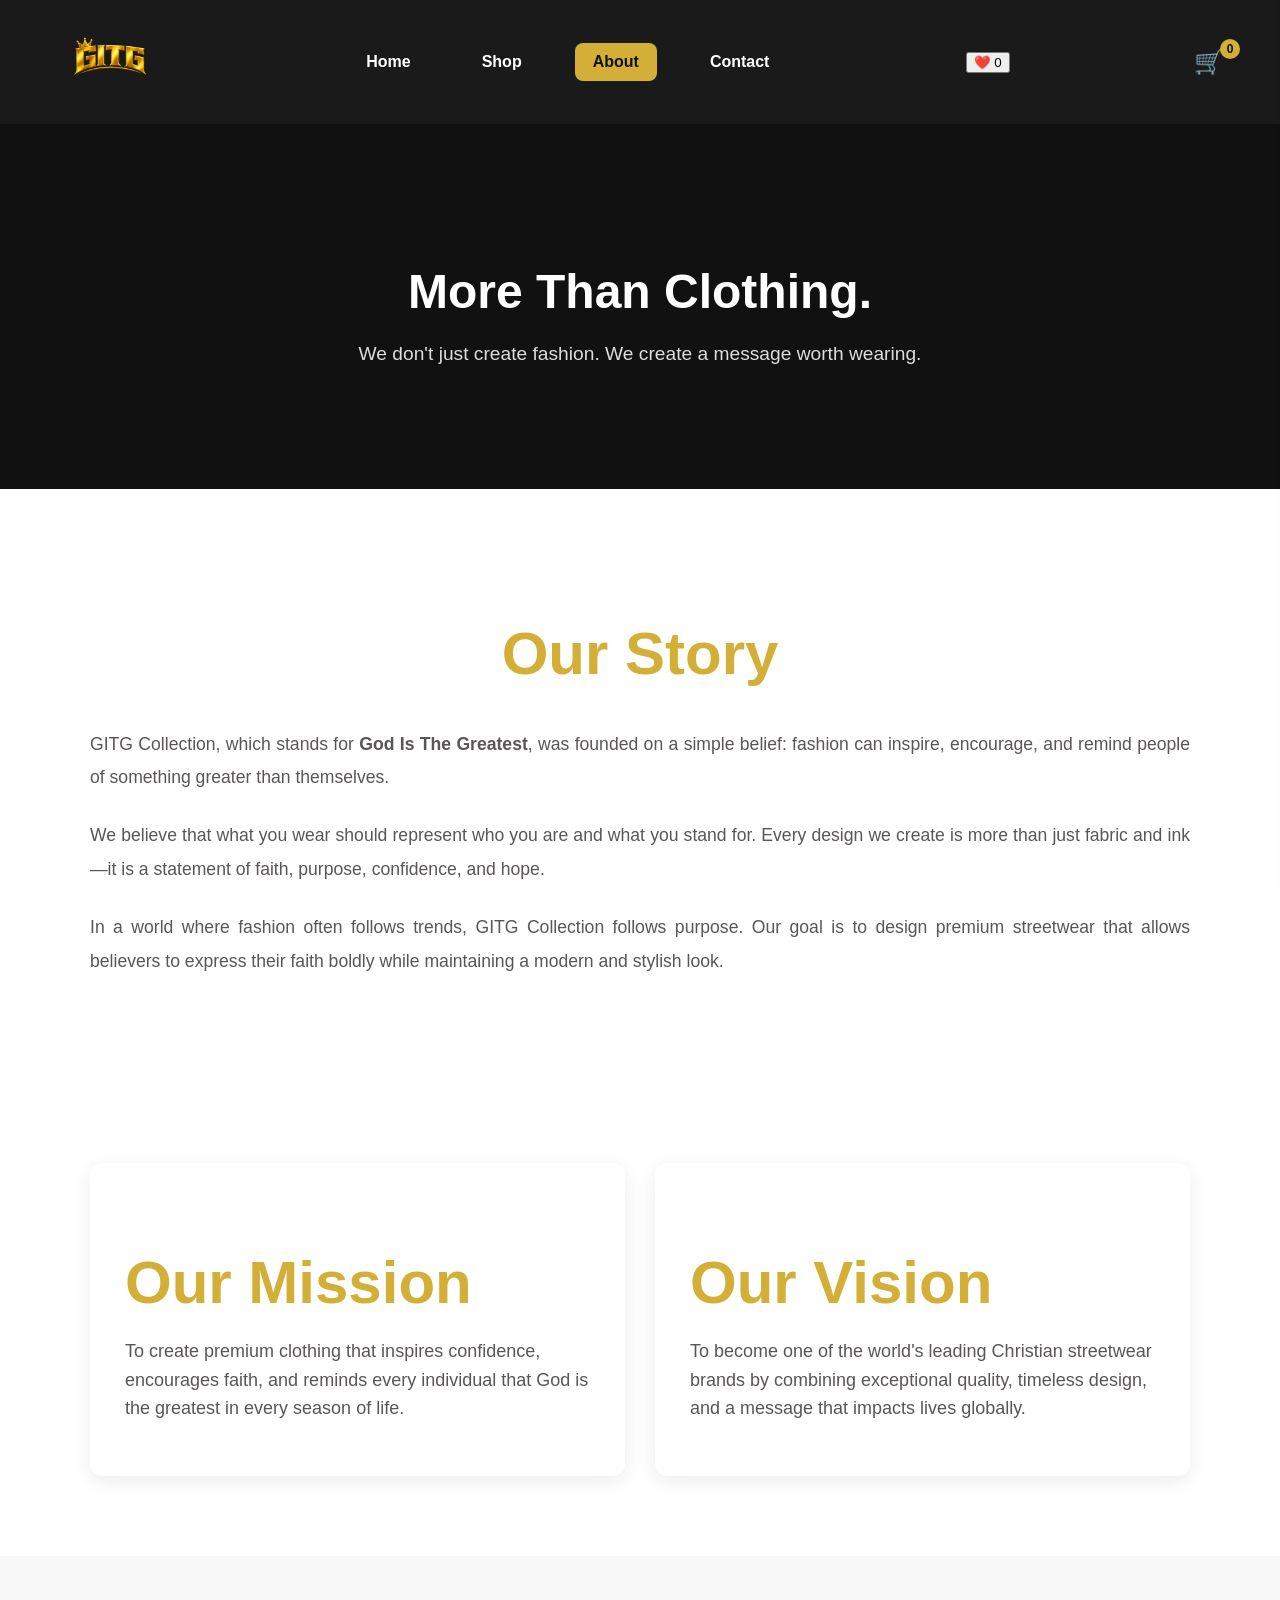
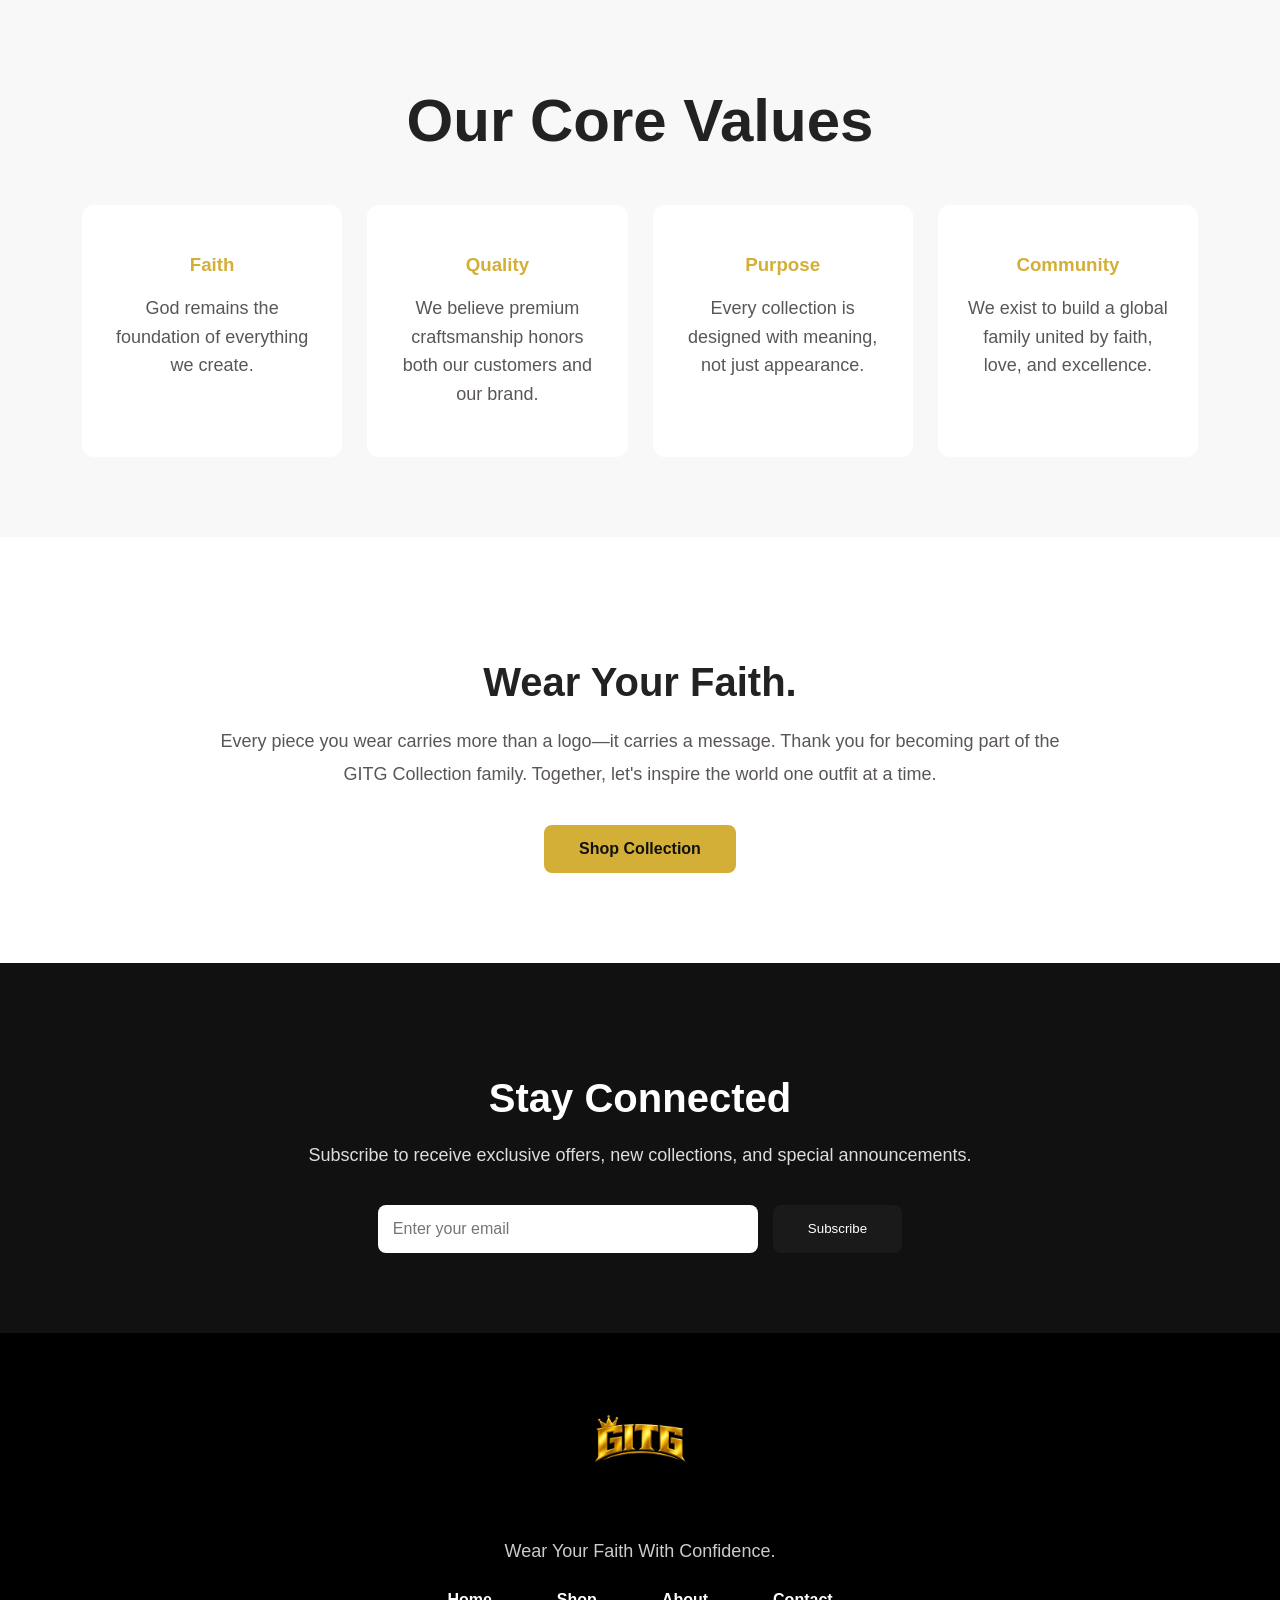
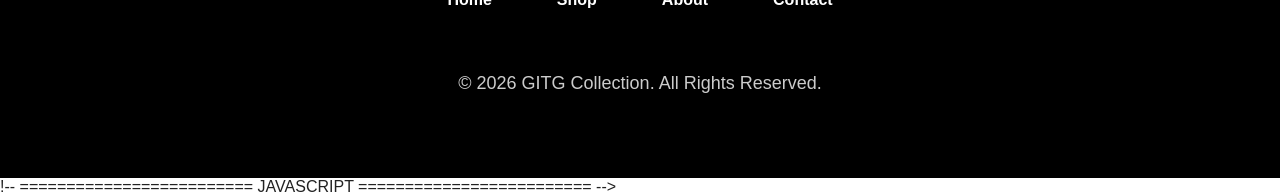
<file: about.html>
<!DOCTYPE html>
<html lang="en">

<head>

    <!-- Character Encoding -->
    <meta charset="UTF-8">

    <!-- Responsive Website -->
    <meta name="viewport" content="width=device-width, initial-scale=1.0">

    <!-- Page Title -->
    <title>About | GITG Collection</title>

    <!-- Main CSS -->
    <link rel="stylesheet" href="css/style.css">

    <!-- About CSS -->
    <link rel="stylesheet" href="css/about.css">

</head>

<body>

    <!-- ==========================
         HEADER
    =========================== -->

    <header>
   <div class="logo">
        <a href="index.html">
            <img src="images/logo.png" alt="GITG Logo">
        </a>
    </div>

    <nav>
        <a href="index.html" class="nav-link">Home</a>
        <a href="shop.html" class="nav-link">Shop</a>
        <a href="about.html" class="nav-link active">About</a>
        <a href="contact.html" class="nav-link">Contact</a>
    </nav>
    
     <button id="wishlist-btn">

    ❤️

    <span id="wishlist-count">0</span>

</button>
    <div class="header-icons">
        <button id="cart-btn">
            🛒
            <span id="cart-count">0</span>
        </button>
    </div>

</header>
    <!-- ==========================
         ABOUT HERO
    =========================== -->

    <section class="about-hero">

        <h1>More Than Clothing.</h1>

        <p>We don't just create fashion. We create a message worth wearing.</p>

    </section>

    <!-- ==========================
         OUR STORY
    =========================== -->

    <section class="about-story">

        <div class="container">

            <h2>Our Story</h2>

            <p>
                GITG Collection, which stands for <strong>God Is The Greatest</strong>, was founded on a simple belief:
                fashion can inspire, encourage, and remind people of something greater than themselves.
            </p>

            <p>
                We believe that what you wear should represent who you are and what you stand for.
                Every design we create is more than just fabric and ink—it is a statement of faith,
                purpose, confidence, and hope.
            </p>

            <p>
                In a world where fashion often follows trends, GITG Collection follows purpose.
                Our goal is to design premium streetwear that allows believers to express their faith
                boldly while maintaining a modern and stylish look.
            </p>

        </div>

    </section>

    <!-- ==========================
         MISSION & VISION
    =========================== -->

    <section class="mission">

        <div class="card">

            <h2>Our Mission</h2>

            <p>
                To create premium clothing that inspires confidence,
                encourages faith, and reminds every individual that
                God is the greatest in every season of life.
            </p>

        </div>

        <div class="card">

            <h2>Our Vision</h2>

            <p>
                To become one of the world's leading Christian streetwear
                brands by combining exceptional quality, timeless design,
                and a message that impacts lives globally.
            </p>

        </div>

    </section>

    <!-- ==========================
         CORE VALUES
    =========================== -->

    <section class="values">

        <h2>Our Core Values</h2>

        <div class="value-grid">

            <div class="value-card">
                <h3>Faith</h3>
                <p>God remains the foundation of everything we create.</p>
            </div>

            <div class="value-card">
                <h3>Quality</h3>
                <p>We believe premium craftsmanship honors both our customers and our brand.</p>
            </div>

            <div class="value-card">
                <h3>Purpose</h3>
                <p>Every collection is designed with meaning, not just appearance.</p>
            </div>

            <div class="value-card">
                <h3>Community</h3>
                <p>We exist to build a global family united by faith, love, and excellence.</p>
            </div>

        </div>

    </section>

    <!-- ==========================
         CLOSING MESSAGE
    =========================== -->

    <section class="closing">

        <h2>Wear Your Faith.</h2>

        <p>
            Every piece you wear carries more than a logo—it carries a message.
            Thank you for becoming part of the GITG Collection family.
            Together, let's inspire the world one outfit at a time.
        </p>

        <a href="shop.html" class="shop-btn">Shop Collection</a>

    </section>

    <!-- ==========================
         FOOTER
    =========================== -->
    <section id="newsletter">

    <div class="container">

        <h2>Stay Connected</h2>

        <p>
            Subscribe to receive exclusive offers, new collections, and special announcements.
        </p>

        <form>

            <input
                type="email"
                placeholder="Enter your email"
                required
            >

            <button type="submit">
                Subscribe
            </button>

        </form>

    </div>

</section>
<footer id="footer">

    <div class="container">

        <img src="images/logo.png" alt="GITG Collection Logo" class="footer-logo">

        <p>
            Wear Your Faith With Confidence.
        </p>

        <nav>

            <a href="#">Home</a>
            <a href="#">Shop</a>
            <a href="#">About</a>
            <a href="#">Contact</a>

        </nav>
        <div class="social-icons">

            <a href="https://instagram.com/gitg._collections" target="_blank">
                <i class="fab fa-instagram"></i>
            </a>

            <a href="https://facebook.com/gitg._collections" target="_blank">
                <i class="fab fa-facebook-f"></i>
            </a>

            <a href="https://tiktok.com/@gitg_collections" target="_blank">
                <i class="fab fa-tiktok"></i>
            </a>

            <a href="https://youtube.com/@gitg_collections" target="_blank">
                <i class="fab fa-youtube"></i>
            </a>

            <a href="https://x.com/gitg_collections" target="_blank">
                <i class="fab fa-x-twitter"></i>
            </a>

   </div>
        <p>
            © 2026 GITG Collection. All Rights Reserved.
        </p>

    </div>

</footer>
<!-- =========================
     CART SIDEBAR
========================= -->

<div id="cart-sidebar">

    <div class="cart-header">
        <h2>Your Cart</h2>

        <button id="close-cart">&times;</button>
    </div>

    <div id="cart-items">

        <p class="empty-cart">
            Your cart is empty.
        </p>

    </div>

    <div class="cart-footer">

        <h3>
            Total:
            <span id="cart-total">₦0</span>
        </h3>

        <button class="primary-btn">
            Checkout
        </button>

    </div>

</div>

<div id="cart-overlay"></div>
!-- =========================
     JAVASCRIPT
========================= -->
<script src="js/script.js"></script>
</body>

</html>
</file>
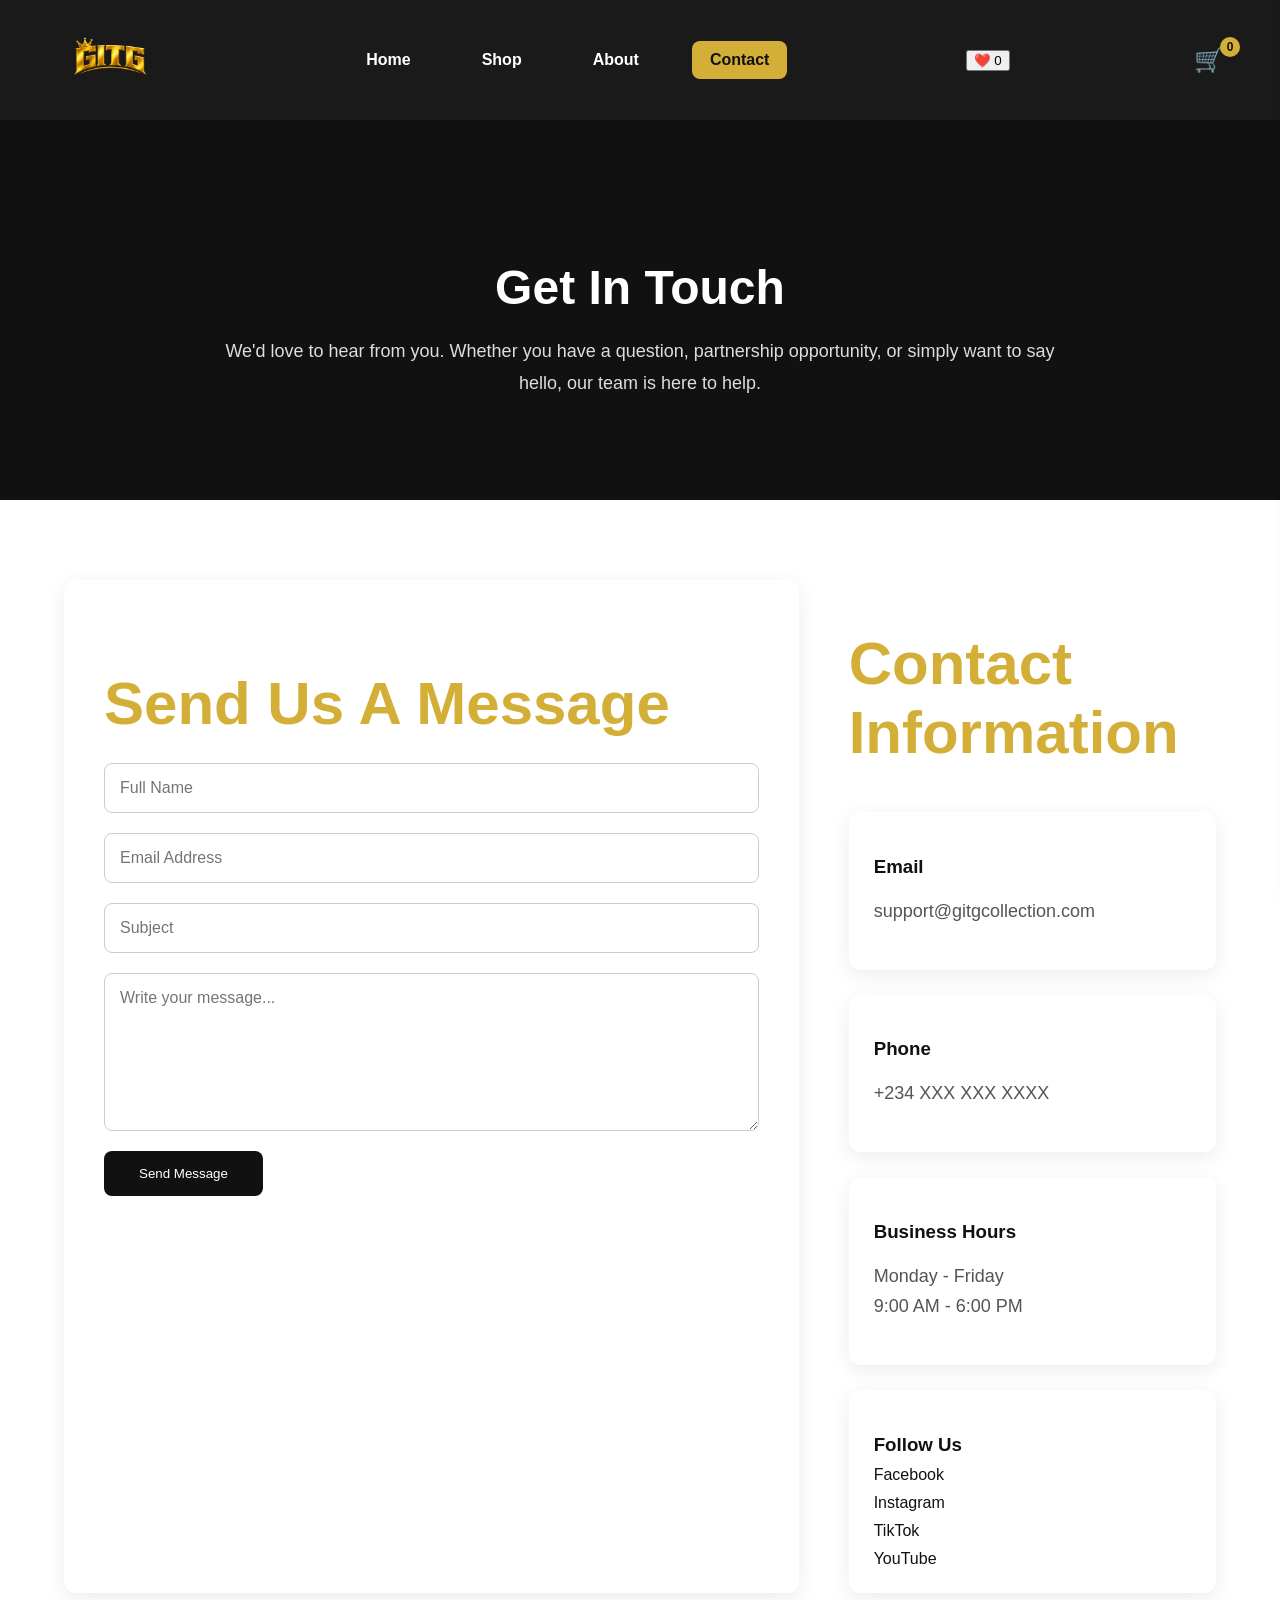
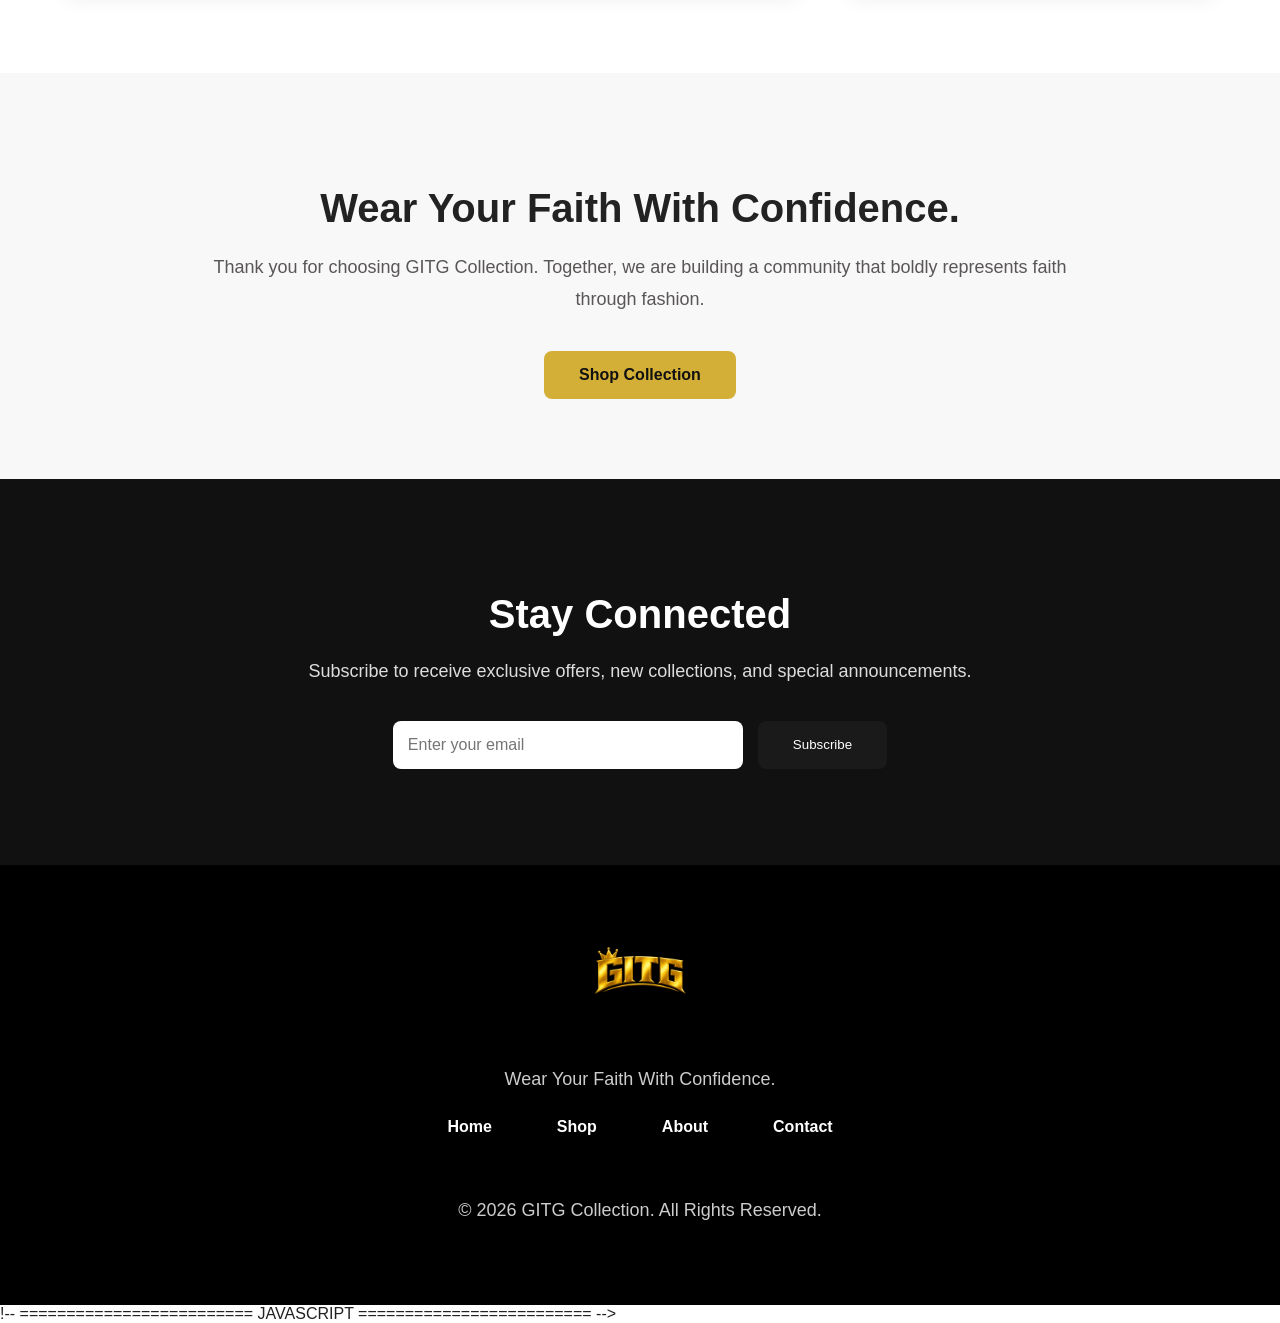
<file: contact.html>
<f<!DOCTYPE html>
<html lang="en">

<head>

    <!-- Character Encoding -->
    <meta charset="UTF-8">

    <!-- Responsive Website -->
    <meta name="viewport" content="width=device-width, initial-scale=1.0">

    <!-- Page Title -->
    <title>Contact | GITG Collection</title>

    <!-- Main CSS -->
    <link rel="stylesheet" href="css/style.css">

    <!-- Contact Page CSS -->
    <link rel="stylesheet" href="css/contact.css">

</head>

<body>

    <!-- ==========================
         HEADER
    =========================== -->

    <header>
   <div class="logo">
        <a href="index.html">
            <img src="images/logo.png" alt="GITG Logo">
        </a>
    </div>

    <nav>
        <a href="index.html" class="nav-link">Home</a>
        <a href="shop.html" class="nav-link">Shop</a>
        <a href="about.html" class="nav-link">About</a>
        <a href="contact.html" class="nav-link active">Contact</a>
    </nav>
       
    <button id="wishlist-btn">

    ❤️

    <span id="wishlist-count">0</span>

</button>

    <div class="header-icons">
        <button id="cart-btn">
            🛒
            <span id="cart-count">0</span>
        </button>
    </div>

</header>

    <!-- ==========================
         CONTACT HERO
    =========================== -->

    <section class="contact-hero">

        <h1>Get In Touch</h1>

        <p>
            We'd love to hear from you. Whether you have a question,
            partnership opportunity, or simply want to say hello,
            our team is here to help.
        </p>

    </section>

    <!-- ==========================
         CONTACT SECTION
    =========================== -->

    <section class="contact-container">

        <!-- Contact Form -->

        <div class="contact-form">

            <h2>Send Us A Message</h2>

            <form>

                <input
                    type="text"
                    placeholder="Full Name"
                    required>

                <input
                    type="email"
                    placeholder="Email Address"
                    required>

                <input
                    type="text"
                    placeholder="Subject"
                    required>

                <textarea
                    rows="7"
                    placeholder="Write your message..."
                    required></textarea>

                <button type="submit">
                    Send Message
                </button>

            </form>

        </div>

        <!-- Contact Information -->

        <div class="contact-info">

            <h2>Contact Information</h2>

            <div class="info-box">

                <h3>Email</h3>

                <p>support@gitgcollection.com</p>

            </div>

            <div class="info-box">

                <h3>Phone</h3>

                <p>+234 XXX XXX XXXX</p>

            </div>

            <div class="info-box">

                <h3>Business Hours</h3>

                <p>
                    Monday - Friday
                    <br>
                    9:00 AM - 6:00 PM
                </p>

            </div>

            <div class="info-box">

                <h3>Follow Us</h3>

                <div class="social-links">

                    <a href="#">Facebook</a>

                    <a href="#">Instagram</a>

                    <a href="#">TikTok</a>

                    <a href="#">YouTube</a>

                </div>

            </div>

        </div>

    </section>

    <!-- ==========================
         CALL TO ACTION
    =========================== -->

    <section class="contact-cta">

        <h2>Wear Your Faith With Confidence.</h2>

        <p>
            Thank you for choosing GITG Collection.
            Together, we are building a community that boldly
            represents faith through fashion.
        </p>

        <a href="shop.html" class="shop-btn">
            Shop Collection
        </a>

    </section>

    <!-- ==========================
         FOOTER
    =========================== -->

     <section id="newsletter">

    <div class="container">

        <h2>Stay Connected</h2>

        <p>
            Subscribe to receive exclusive offers, new collections, and special announcements.
        </p>

        <form>

            <input
                type="email"
                placeholder="Enter your email"
                required
            >

            <button type="submit">
                Subscribe
            </button>

        </form>

    </div>

</section>
<footer id="footer">

    <div class="container">

        <img src="images/logo.png" alt="GITG Collection Logo" class="footer-logo">

        <p>
            Wear Your Faith With Confidence.
        </p>

        <nav>

            <a href="#">Home</a>
            <a href="#">Shop</a>
            <a href="#">About</a>
            <a href="#">Contact</a>

        </nav>
         <div class="social-icons">

            <a href="https://instagram.com/gitg._collections" target="_blank">
                <i class="fab fa-instagram"></i>
            </a>

            <a href="https://facebook.com/gitg._collections" target="_blank">
                <i class="fab fa-facebook-f"></i>
            </a>

            <a href="https://tiktok.com/@gitg_collections" target="_blank">
                <i class="fab fa-tiktok"></i>
            </a>

            <a href="https://youtube.com/@gitg_collections" target="_blank">
                <i class="fab fa-youtube"></i>
            </a>

            <a href="https://x.com/gitg_collections" target="_blank">
                <i class="fab fa-x-twitter"></i>
            </a>

   </div>
        <p>
            © 2026 GITG Collection. All Rights Reserved.
        </p>

    </div>

</footer>
<!-- =========================
     CART SIDEBAR
========================= -->

<div id="cart-sidebar">

    <div class="cart-header">
        <h2>Your Cart</h2>

        <button id="close-cart">&times;</button>
    </div>

    <div id="cart-items">

        <p class="empty-cart">
            Your cart is empty.
        </p>

    </div>

    <div class="cart-footer">

        <h3>
            Total:
            <span id="cart-total">₦0</span>
        </h3>

        <button class="primary-btn">
            Checkout
        </button>

    </div>

</div>

<div id="cart-overlay"></div>
!-- =========================
     JAVASCRIPT
========================= -->
<script src="js/script.js"></script>

</body>

</html>
</file>
<file: css/style.css>
:root {
    --primary-color: #1A1A1A;
    --secondary-color: #D4AF37;
    --background-color: #FFFFFF;
    --text-color: #222222;
    --paragraph-color: #5A5656;
}
body {
    margin: 0;
    font-family: Arial, Helvetica, sans-serif;
    background-color: #ffffff;
    color: #222;
}
header h1 {
    color: white;
}
header{
    background:#1a1a1a;
    padding:20px 50px;

    display:flex;
    align-items:center;
    justify-content:space-between;
}

nav{
    display:flex;
    gap:35px;
    align-items:center;
}

.header-icons{
    display:flex;
    align-items:center;
}
.header-icons{
    justify-self:end;
    display:flex;
    align-items:center;
}
nav a{
    color:white;
    text-decoration:none;
    font-weight:bold;
}
nav{
    display:flex;
    justify-content:center;
    align-items:center;
    gap:35px;

    justify-self:center;
}
main {
    padding: 80px 50px;
}
h2 {
    font-size: 60px;
    margin-bottom: 20px;
}
p {
    font-size: 18px;
    line-height: 1.6;
    color: var(--paragraph-color);
}

/* =========================
   PRIMARY BUTTON
========================= */

.primary-btn{

    display:inline-block;

    background:var(--primary-color);

    color:white;

    padding:15px 35px;

    text-decoration:none;

    border-radius:8px;

    transition:.3s;

}

.primary-btn:hover{

    background:var(--secondary-color);

}

/* =========================
   SECONDARY BUTTON
========================= */

.secondary-btn{

    display:inline-block;

    background:transparent;

    color:var(--primary-color);

    border:2px solid var(--primary-color);

    padding:15px 35px;

    text-decoration:none;

    border-radius:8px;

    transition:.3s;

}

.secondary-btn:hover{

    background:var(--primary-color);

    color:white;

}
#hero {
    padding: 100px 50px;
    text-align: center;
}
.hero-text {
    width: 60%;
}
.hero-image {
    width: 50%;
    text-align: center;
}
.hero-image img {
    width: 400px;
    max-width: 100%;
}
.hero-buttons {
    margin-top: 40px;
    display: flex;
    gap: 20px;
    justify-content:center;
}
.secondary-btn {
    background-color: transparent;
    color: var(--primary-color);

    border: 2px solid var(--primary-color);

    margin-left: 15px;
}
.secondary-btn:hover {
    background-color: var(--primary-color);
    color: white;
}
.logo{
    justify-self:start;
}
.logo img{
    width:120px;
    height:auto;
}
#hero h1 {

    font-size: 80px;
    letter-spacing: -2px;

    margin-bottom: 20px;

}
#hero p {

    font-size: 20px;

    max-width: 650px;

    margin: 20px auto;

    line-height: 1.8;

}
.products {
    display: grid;
    grid-template-columns: repeat(4, 1fr);
    gap: 30px;
    margin-top: 40px;
}
.product-card {
    background-color: white;
    border-radius: 10px;
    padding: 20px;
    box-shadow: 0 5px 15px rgba(0,0,0,0.1);
    position: relative;
    transition: transform 0.3s ease, box-shadow 0.3s ease;
}
.product-card:hover {
    transform: translateY(-8px);
    box-shadow: 0 15px 35px rgba(0,0,0,0.15);
}
.product-card button {
    transition: all 0.3s ease;
}

.product-card button:hover {
    background-color: var(--secondary-color);
    color: #111;
}

.product-image{
    display: block;

    position:relative;

    width:100%;

    height:320px;

    overflow:hidden;

}
/* ==========================================
   DEFAULT IMAGE
========================================== */

.default-image{

    position:absolute;

    top:0;

    left:0;

    width:100%;

    height:100%;

    object-fit:cover;

    transition:.4s ease;

}


/* ==========================================
   HOVER IMAGE
========================================== */

.hover-image{

    position:absolute;

    top:0;

    left:0;

    width:100%;

    height:100%;

    object-fit:cover;

    opacity:0;

    transition:.4s ease;

}


/* ==========================================
   HOVER EFFECT
========================================== */

.product-card:hover .default-image{

    opacity:0;

}

.product-card:hover .hover-image{

    opacity:1;

}
/* Zoom image on hover */


.product-card:hover .product-image img{

    transform:scale(1.08);

}

.wishlist {
    transition: transform 0.3s ease;
}

.wishlist:hover {
    transform: scale(1.2);
}
.wishlist-btn {
    position: absolute;
    top: 15px;
    right: 15px;

    width: 40px;
    height: 40px;

    border: none;
    border-radius: 50%;

    background-color: white;
    box-shadow: 0 4px 10px rgba(0,0,0,0.15);

    display: flex;
    justify-content: center;
    align-items: center;

    font-size: 18px;
    cursor: pointer;

    transition: all 0.3s ease;
}
.wishlist-btn:hover {
    transform: scale(1.1);
}
/* ===========================
   Global Container
=========================== */

.container{
    width: 90%;
    max-width: 1200px;
    margin: 0 auto;
    
}
/* ===========================
   Our Story
=========================== */


#our-story{
    padding: 80px 0;
    background-color: #ffffff;
    text-align: center;
}

#our-story h2{
    font-size: 2.5rem;
    margin-bottom: 20px;
    color: var(--primary-color);
}

#our-story p{
    max-width: 800px;
    margin: 0 auto;
    font-size: 1.1rem;
    line-height: 1.8;
    color: #555;
}
/* ===========================
   Why Choose GITG
=========================== */


#why-choose{
    padding: 80px 0;
    background-color: #f8f8f8;
}

#why-choose h2{
    text-align: center;
    font-size: 2.5rem;
    margin-bottom: 50px;
    color: var(--primary-color);
}

.features{
    display: grid;
    grid-template-columns: repeat(3,1fr);
    gap: 30px;
}

.feature-card{
    background: white;
    padding: 30px;
    text-align: center;
    border-radius: 12px;
    transition: .3s;
}

.feature-card:hover{
    transform: translateY(-8px);
    box-shadow: 0 10px 25px rgba(0,0,0,.1);
}

.feature-card h3{
    margin-bottom: 15px;
    color: var(--primary-color);
}

.feature-card p{
    color:#666;
    line-height:1.7;
}
/* ===========================
   Customer Reviews
=========================== */
#customer-reviews{
    padding:80px 0;
    background:white;
}

#customer-reviews h2{
    text-align:center;
    font-size:2.5rem;
    margin-bottom:50px;
    color:var(--primary-color);
}

.reviews{
    display:grid;
    grid-template-columns:repeat(3,1fr);
    gap:30px;
}

.review-card{
    background:#f8f8f8;
    padding:30px;
    border-radius:12px;
    transition:.3s;
}

.review-card:hover{
    transform:translateY(-8px);
    box-shadow:0 10px 25px rgba(0,0,0,.08);
}

.review-card h3{
    color:gold;
    margin-bottom:15px;
}

.review-card p{
    line-height:1.8;
    color:#555;
    margin-bottom:20px;
}

.review-card h4{
    color:var(--primary-color);
}
/* ===========================
   Newsletter
=========================== */


#newsletter{
    padding:80px 0;
    text-align:center;
    background:#111;
    color:white;
}

#newsletter h2{
    font-size:2.5rem;
    margin-bottom:20px;
}

#newsletter p{
    margin-bottom:35px;
    color:#ddd;
}

#newsletter form{
    display:flex;
    justify-content:center;
    gap:15px;
    flex-wrap:wrap;
}

#newsletter input{
    width:350px;
    padding:15px;
    border:none;
    border-radius:8px;
    font-size:16px;
}

#newsletter button{
    padding:15px 35px;
    background:var(--primary-color);
    color:white;
    border:none;
    border-radius:8px;
    cursor:pointer;
    transition:.3s;
}

#newsletter button:hover{
    opacity:.85;
}
.rating{
    color: #d4af37;   /* GITG gold */
    font-size: 16px;
    margin: 10px 0;
}
.stars{
    color:#d4af37;
}

.review-count{
    color:#666;
}
/* ===========================
   Footer
=========================== */

#footer{
    background:#000;
    color:white;
    padding:60px 0;
    text-align:center;
}

.footer-logo{
    width:150px;
    margin-bottom:20px;
}

#footer p{
    margin:20px 0;
    color:#ccc;
}


#footer nav{
    margin:25px 0;
}

#footer nav a{
    color:white;
    text-decoration:none;
    margin:0 15px;
    transition:.3s;
}

#footer nav a:hover{
    color:var(--primary-color);
}
.footer-links a{
    transition: color .3s ease;
}

.footer-links a:hover{
    color: var(--secondary-color);
}
/* ===========================
   Responsive
=========================== */

@media (max-width:768px){

    .features{
        grid-template-columns:1fr;
    }

    .reviews{
        grid-template-columns:1fr;
    }

    #newsletter form{
        flex-direction:column;
        align-items:center;
    }

    #newsletter input{
        width:100%;
        max-width:400px;
    }
   .newsletter button{
    transition: all .3s ease;
}

.newsletter button:hover{
    background: var(--secondary-color);
    color:#111;
}
.newsletter input:focus{
    outline:none;
    border:2px solid var(--secondary-color);
} 

}
.nav-link {
    text-decoration: none;
    color: white;
    padding: 10px 18px;
    border-radius: 8px;
    transition: all 0.3s ease;
}
.nav-link {
    text-decoration: none;
    color: white;
    padding: 10px 18px;
    border-radius: 8px;
    transition: all 0.3s ease;
}
.nav-link:hover {
    background-color: rgba(212,175,55,0.2);
    color: var(--secondary-color);
}
.active {
    background-color: #d4af37;
    color: #111;
}
.nav-link.active {
    background-color: var(--secondary-color);
    color: #111;
}
/* =========================
   RESPONSIVE DESIGN
========================= */

@media (max-width: 768px) {

    .products {
        grid-template-columns: repeat(2, 1fr);
    }

}
/* =========================
   HERO BUTTONS
========================= */
.foot-nav{
    display:flex;
    justify-content:center;
    align-items:center;
    gap:35px;
    flex-wrap:wrap;
    margin:25px 0;
}

.foot-nav a{
    color:#fff;
    text-decoration:none;
    font-weight:600;
}

.foot-nav a:hover{
    color:#d4af37;
}
/* =========================
   Social Icons */
   .social-icons{
    display:flex;
    justify-content:center;
    align-items:center;
    gap:20px;
    margin:30px 0;
}

.social-icons a{
    color:#fff;
    font-size:24px;
    transition:.3s;
}

.social-icons a:hover{
    color:#d4af37;
    transform:translateY(-3px);
}
.header-icons{
    display:flex;
    align-items:center;
}

#cart-btn{
    position:relative;
    background:none;
    border:none;
    color:#fff;
    font-size:24px;
    cursor:pointer;
}

#cart-count{
    position:absolute;
    top:-8px;
    right:-10px;
    background:#d4af37;
    color:#111;
    width:20px;
    height:20px;
    border-radius:50%;
    font-size:12px;
    font-weight:bold;
    display:flex;
    justify-content:center;
    align-items:center;
}
/* =========================
   CART SIDEBAR
========================= */

#cart-sidebar{
    position:fixed;
    top:0;
    right:-420px;

    width:400px;
    max-width:100%;
    height:100vh;

    background:#fff;

    box-shadow:-5px 0 20px rgba(0,0,0,.15);

    transition:.4s ease;

    display:flex;
    flex-direction:column;

    z-index:9999;
}

#cart-sidebar.active{
    right:0;
}

.cart-header{

    display:flex;
    justify-content:space-between;
    align-items:center;

    padding:20px;

    border-bottom:1px solid #eee;
}

.cart-header h2{
    font-size:28px;
    margin:0;
}

#close-cart{

    border:none;
    background:none;

    font-size:30px;

    cursor:pointer;
}

#cart-items{

    flex:1;

    padding:20px;

    overflow-y:auto;
}

.empty-cart{

    text-align:center;

    color:#777;
}

.cart-footer{

    padding:20px;

    border-top:1px solid #eee;
}

.cart-footer h3{

    display:flex;

    justify-content:space-between;

    margin-bottom:20px;
}

#cart-overlay{

    position:fixed;

    inset:0;

    background:rgba(0,0,0,.45);

    opacity:0;

    visibility:hidden;

    transition:.3s;

    z-index:9998;
}

#cart-overlay.active{

    opacity:1;

    visibility:visible;
}
/* =========================
   CART ITEMS
========================= */

.cart-item{

    padding:15px 0;

    border-bottom:1px solid #eee;

}

.cart-item h4{

    margin:0 0 8px;

    font-size:16px;

    color:#111;

}

.cart-item p{

    margin:0;

    color:#666;

}
/* =========================
   CART ITEM
========================= */

.cart-item{

    display:flex;

    justify-content:space-between;

    align-items:center;

    padding:20px 0;

    border-bottom:1px solid #eee;

}

.cart-info h4{

    margin:0;

    font-size:18px;

}

.cart-info p{

    margin:8px 0;

    color:#666;

}

.cart-info span{

    color:#999;

    font-size:14px;

}
/* =========================
   CART CONTROLS
========================= */

.cart-controls{

    display:flex;

    align-items:center;

    gap:10px;

}

.cart-controls button{

    width:35px;

    height:35px;

    border:none;

    border-radius:8px;

    cursor:pointer;

    background:#f5f5f5;

    transition:.3s;

    font-size:18px;

}

.cart-controls button:hover{

    background:var(--secondary-color);

}

.cart-controls span{

    min-width:25px;

    text-align:center;

    font-weight:bold;

}

.remove-btn{

    background:#ff4d4d !important;

    color:white;

}

.remove-btn:hover{

    background:#d40000 !important;

}
/* =========================
   CART PRODUCT IMAGE
========================= */

.cart-item{

    display:flex;

    gap:15px;

    align-items:center;

    padding:15px 0;

    border-bottom:1px solid #eee;

}

.cart-image{

    width:80px;

    height:80px;

    object-fit:cover;

    border-radius:10px;

    flex-shrink:0;

}

.cart-info{

    flex:1;

}

.cart-info h4{

    margin:0 0 8px;

    font-size:16px;

}

.cart-info p{

    margin:0 0 12px;

    color:#666;

}
/* ==========================
   WISHLIST BUTTON
========================== */

.wishlist-btn{

    position:absolute;

    top:15px;

    right:15px;

    width:42px;

    height:42px;

    border:none;

    border-radius:50%;

    background:#fff;

    cursor:pointer;

    box-shadow:0 3px 10px rgba(0,0,0,.15);

    transition:.3s;

    z-index:10;

}

.wishlist-btn:hover{

    transform:scale(1.1);

}

.wishlist-btn{
    background:#fff;
    border:none;
    width:40px;
    height:40px;
    border-radius:50%;
    cursor:pointer;
    font-size:20px;
    transition:.3s;
}

.wishlist-btn.active{
    color:red;
}
</file>
<file: css/about.css>
/* ==========================
   ABOUT HERO
========================== */

.about-hero{

    background:#111;

    color:white;

    text-align:center;

    padding:100px 20px;

}

.about-hero h1{

    font-size:3rem;

    margin-bottom:20px;

}

.about-hero p{

    font-size:1.2rem;

    color:#ddd;

}

/* ==========================
   GLOBAL CONTAINER
========================== */

.container{

    width:90%;

    max-width:1100px;

    margin:auto;

}

/* ==========================
   OUR STORY
========================== */

.about-story{

    padding:80px 20px;

}

.about-story h2{

    text-align:center;

    margin-bottom:40px;

    color:var(--secondary-color);

}

.about-story p{

    font-size:1.1rem;

    line-height:1.9;

    margin-bottom:25px;

    text-align:justify;

}

/* ==========================
   MISSION & VISION
========================== */

.mission{

    display:grid;

    grid-template-columns:repeat(2,1fr);

    gap:30px;

    width:90%;

    max-width:1100px;

    margin:80px auto;

}

.card{

    background:white;

    padding:35px;

    border-radius:12px;

    box-shadow:0 5px 20px rgba(0,0,0,.08);

}

.card h2{

    color:var(--secondary-color);

    margin-bottom:20px;

}

/* ==========================
   VALUES
========================== */

.values{

    background:#f8f8f8;

    padding:80px 20px;

}

.values h2{

    text-align:center;

    margin-bottom:50px;

}

.value-grid{

    display:grid;

    grid-template-columns:repeat(4,1fr);

    gap:25px;

    width:90%;

    max-width:1200px;

    margin:auto;

}

.value-card{

    background:white;

    padding:30px;

    text-align:center;

    border-radius:12px;

    transition:.3s;

}

.value-card:hover{

    transform:translateY(-10px);

}

.value-card h3{

    color:var(--secondary-color);

    margin-bottom:15px;

}

/* ==========================
   CLOSING
========================== */

.closing{

    text-align:center;

    padding:90px 20px;

}

.closing h2{

    font-size:2.5rem;

    margin-bottom:20px;

}

.closing p{

    width:70%;

    margin:auto;

    line-height:1.8;

    margin-bottom:35px;

}

.shop-btn{

    display:inline-block;

    padding:15px 35px;

    background:var(--secondary-color);

    color:#111;

    text-decoration:none;

    border-radius:8px;

    font-weight:bold;

    transition:.3s;

}

.shop-btn:hover{

    background:#111;

    color:white;

}

/* ==========================
   RESPONSIVE DESIGN
========================== */

@media(max-width:768px){

    .mission{

        grid-template-columns:1fr;

    }

    .value-grid{

        grid-template-columns:repeat(2,1fr);

    }

    .closing p{

        width:100%;

    }

}

@media(max-width:500px){

    .value-grid{

        grid-template-columns:1fr;

    }

    .about-hero h1{

        font-size:2.2rem;

    }

}
</file>
<file: css/contact.css>
/* ==========================
   CONTACT HERO
========================== */

.contact-hero{

    background:#111;

    color:white;

    text-align:center;

    padding:100px 20px;

}

.contact-hero h1{

    font-size:3rem;

    margin-bottom:20px;

}

.contact-hero p{

    width:70%;

    margin:auto;

    line-height:1.8;

    color:#ddd;

}

/* ==========================
   CONTACT CONTAINER
========================== */

.contact-container{

    width:90%;

    max-width:1200px;

    margin:80px auto;

    display:grid;

    grid-template-columns:2fr 1fr;

    gap:50px;

}

/* ==========================
   CONTACT FORM
========================== */

.contact-form{

    background:white;

    padding:40px;

    border-radius:12px;

    box-shadow:0 5px 20px rgba(0,0,0,.08);

}

.contact-form h2{

    margin-bottom:25px;

    color:var(--secondary-color);

}

.contact-form input,

.contact-form textarea{

    width:100%;

    padding:15px;

    margin-bottom:20px;

    border:1px solid #ccc;

    border-radius:8px;

    font-size:1rem;

    font-family:inherit;

}

.contact-form input:focus,

.contact-form textarea:focus{

    outline:none;

    border:2px solid var(--secondary-color);

}

.contact-form button{

    background:#111;

    color:white;

    border:none;

    padding:15px 35px;

    border-radius:8px;

    cursor:pointer;

    transition:.3s;

}

.contact-form button:hover{

    background:var(--secondary-color);

    color:#111;

}

/* ==========================
   CONTACT INFO
========================== */

.contact-info{

    display:flex;

    flex-direction:column;

    gap:25px;

}

.contact-info h2{

    color:var(--secondary-color);

}

.info-box{

    background:white;

    padding:25px;

    border-radius:12px;

    box-shadow:0 5px 20px rgba(0,0,0,.08);

}

.info-box h3{

    margin-bottom:10px;

    color:#111;

}

.info-box p{

    color:#555;

    line-height:1.7;

}

/* ==========================
   SOCIAL LINKS
========================== */

.social-links{

    display:flex;

    flex-direction:column;

    gap:10px;

}

.social-links a{

    text-decoration:none;

    color:#111;

    transition:.3s;

}

.social-links a:hover{

    color:var(--secondary-color);

}

/* ==========================
   CALL TO ACTION
========================== */

.contact-cta{

    text-align:center;

    padding:80px 20px;

    background:#f8f8f8;

}

.contact-cta h2{

    font-size:2.5rem;

    margin-bottom:20px;

}

.contact-cta p{

    width:70%;

    margin:auto;

    margin-bottom:35px;

    line-height:1.8;

}

.shop-btn{

    display:inline-block;

    padding:15px 35px;

    background:var(--secondary-color);

    color:#111;

    text-decoration:none;

    border-radius:8px;

    font-weight:bold;

    transition:.3s;

}

.shop-btn:hover{

    background:#111;

    color:white;

}

/* ==========================
   RESPONSIVE DESIGN
========================== */

@media(max-width:768px){

    .contact-container{

        grid-template-columns:1fr;

    }

    .contact-hero p,

    .contact-cta p{

        width:100%;

    }

    .contact-hero h1{

        font-size:2.3rem;

    }

}
</file>
